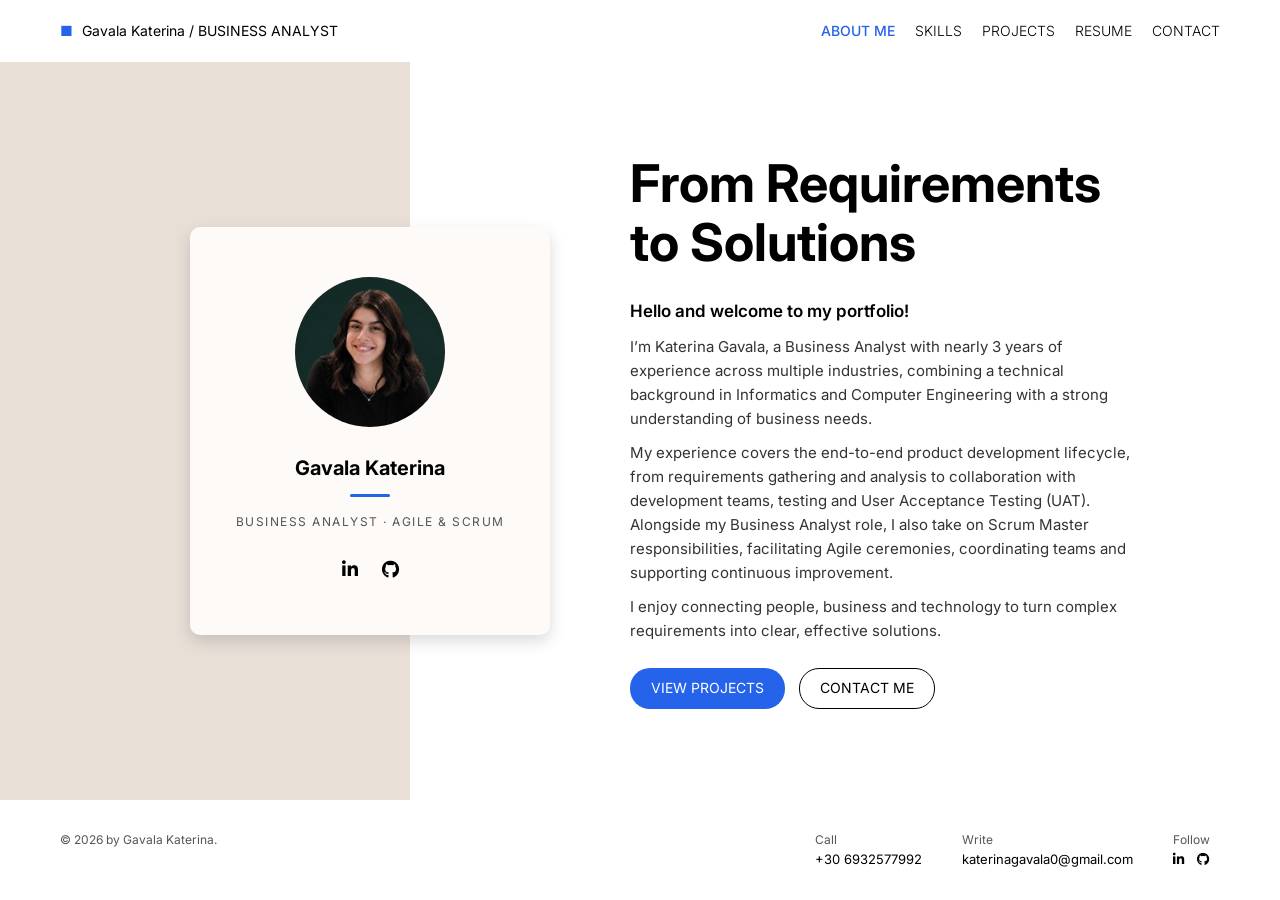
<file: index.html>
<!DOCTYPE html>
<html lang="en">
<head>
  <meta charset="UTF-8">
  <meta name="viewport" content="width=device-width, initial-scale=1.0">
  <title>Gavala Katerina - About Me</title>
  <link rel="preconnect" href="https://fonts.googleapis.com">
  <link rel="preconnect" href="https://fonts.gstatic.com" crossorigin>
  <link href="https://fonts.googleapis.com/css2?family=Inter:wght@300;400;500;600;700&display=swap" rel="stylesheet">
  <link href="https://cdnjs.cloudflare.com/ajax/libs/font-awesome/6.5.1/css/all.min.css" rel="stylesheet">
  <link rel="stylesheet" href="style.css">
</head>
<body>

  <!-- Header -->
  <header>
    <div class="logo">
      <span class="blue-dot">■</span>
      <span class="name">Gavala Katerina</span> / BUSINESS ANALYST
    </div>
    <nav>
      <a href="index.html" class="active" aria-current="page">ABOUT ME</a>
      <a href="skills.html">SKILLS</a>
      <a href="projects.html">PROJECTS</a>
      <a href="resume.html">RESUME</a>
      <a href="contact.html">CONTACT</a>
    </nav>
  </header>

  <!-- Main section -->
  <main>
    <div class="card">
      <img src="profile.jpg" alt="Katerina Gavala" class="profile-img">
      <h3>Gavala Katerina</h3>
      <div class="divider"></div>
      <p class="subtitle">BUSINESS ANALYST · AGILE &amp; SCRUM</p>
      <div class="socials">
        <a href="https://www.linkedin.com/in/katerina-gavala/?originalSubdomain=gr" target="_blank" rel="noopener" aria-label="LinkedIn"><i class="fa-brands fa-linkedin-in"></i></a>
        <a href="https://github.com/KaterinaGavala" target="_blank" rel="noopener" aria-label="GitHub"><i class="fa-brands fa-github"></i></a>
      </div>
    </div>

    <div class="intro">
      <h1>From Requirements<br>to Solutions</h1>
      <div class="text">
        <p class="lead">Hello and welcome to my portfolio!</p>
        <p>I’m Katerina Gavala, a Business Analyst with nearly 3 years of experience across multiple industries, combining a technical background in Informatics and Computer Engineering with a strong understanding of business needs.</p>
        <p>My experience covers the end-to-end product development lifecycle, from requirements gathering and analysis to collaboration with development teams, testing and User Acceptance Testing (UAT). Alongside my Business Analyst role, I also take on Scrum Master responsibilities, facilitating Agile ceremonies, coordinating teams and supporting continuous improvement.</p>
        <p>I enjoy connecting people, business and technology to turn complex requirements into clear, effective solutions.</p>
      </div>
      <div class="buttons">
        <a href="projects.html" class="btn blue">VIEW PROJECTS</a>
        <a href="contact.html" class="btn outline">CONTACT ME</a>
      </div>
    </div>
  </main>

  <!-- Footer -->
  <footer>
    <p>© 2026 by Gavala Katerina.</p>
    <div class="contact">
      <div>Call<br><a href="tel:+306932577992">+30 6932577992</a></div>
      <div>Write<br><a href="mailto:katerinagavala0@gmail.com">katerinagavala0@gmail.com</a></div>
      <div>Follow<br>
        <span class="footer-socials">
          <a href="https://www.linkedin.com/in/katerina-gavala/?originalSubdomain=gr" target="_blank" rel="noopener" aria-label="LinkedIn"><i class="fa-brands fa-linkedin-in"></i></a>
          <a href="https://github.com/KaterinaGavala" target="_blank" rel="noopener" aria-label="GitHub"><i class="fa-brands fa-github"></i></a>
        </span>
      </div>
    </div>
  </footer>

</body>
</html>
</file>
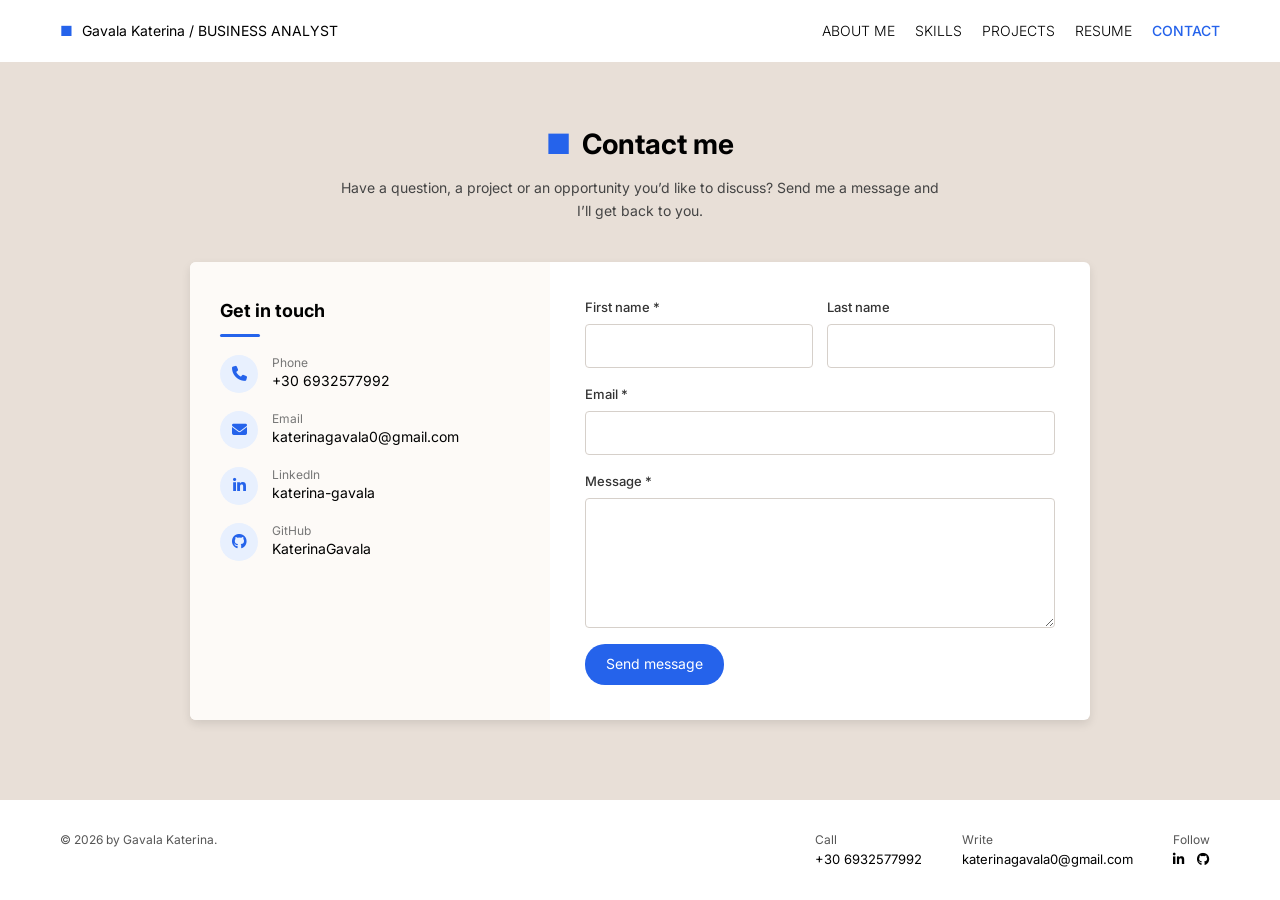
<file: contact.html>
<!DOCTYPE html>
<html lang="en">
<head>
  <meta charset="UTF-8">
  <meta name="viewport" content="width=device-width, initial-scale=1.0">
  <title>Gavala Katerina - Contact</title>
  <link rel="preconnect" href="https://fonts.googleapis.com">
  <link rel="preconnect" href="https://fonts.gstatic.com" crossorigin>
  <link href="https://fonts.googleapis.com/css2?family=Inter:wght@300;400;500;600;700&display=swap" rel="stylesheet">
  <link href="https://cdnjs.cloudflare.com/ajax/libs/font-awesome/6.5.1/css/all.min.css" rel="stylesheet">
  <link rel="stylesheet" href="style.css">
</head>
<body>

  <!-- Header -->
  <header>
    <div class="logo">
      <span class="blue-dot">■</span>
      <span class="name">Gavala Katerina</span> / BUSINESS ANALYST
    </div>
    <nav>
      <a href="index.html">ABOUT ME</a>
      <a href="skills.html">SKILLS</a>
      <a href="projects.html">PROJECTS</a>
      <a href="resume.html">RESUME</a>
      <a href="contact.html" class="active" aria-current="page">CONTACT</a>
    </nav>
  </header>

  <!-- Contact Section -->
  <section class="contact-section">
    <h2><span class="blue-dot">■</span> Contact me</h2>
    <p class="subtitle">
      Have a question, a project or an opportunity you’d like to discuss? Send me a message and I’ll get back to you.
    </p>

    <div class="contact-card">
      <!-- Left: Info -->
      <div class="contact-info">
        <h3>Get in touch</h3>

        <a class="contact-item" href="tel:+306932577992">
          <span class="contact-icon"><i class="fa-solid fa-phone"></i></span>
          <span><span class="contact-label">Phone</span>+30 6932577992</span>
        </a>

        <a class="contact-item" href="mailto:katerinagavala0@gmail.com">
          <span class="contact-icon"><i class="fa-solid fa-envelope"></i></span>
          <span><span class="contact-label">Email</span>katerinagavala0@gmail.com</span>
        </a>

        <a class="contact-item" href="https://www.linkedin.com/in/katerina-gavala/?originalSubdomain=gr" target="_blank" rel="noopener">
          <span class="contact-icon"><i class="fa-brands fa-linkedin-in"></i></span>
          <span><span class="contact-label">LinkedIn</span>katerina-gavala</span>
        </a>

        <a class="contact-item" href="https://github.com/KaterinaGavala" target="_blank" rel="noopener">
          <span class="contact-icon"><i class="fa-brands fa-github"></i></span>
          <span><span class="contact-label">GitHub</span>KaterinaGavala</span>
        </a>
      </div>

      <!-- Right: Form -->
      <div class="contact-form">
        <form id="contactForm">
          <!-- Settings for formsubmit.co -->
          <input type="hidden" name="_subject" value="New message from your portfolio">
          <input type="hidden" name="_template" value="table">
          <input type="text" name="_honey" class="hidden-field" tabindex="-1" autocomplete="off" aria-hidden="true">

          <div class="form-row">
            <label>First name *
              <input type="text" name="firstName" autocomplete="given-name" required>
            </label>
            <label>Last name
              <input type="text" name="lastName" autocomplete="family-name">
            </label>
          </div>
          <label>Email *
            <input type="email" name="email" autocomplete="email" required>
          </label>
          <label>Message *
            <textarea name="message" required></textarea>
          </label>

          <button type="submit" class="btn blue">Send message</button>
        </form>
      </div>
    </div>
  </section>

  <!-- Pop-up -->
  <div id="formPopup" class="popup" role="dialog" aria-modal="true" aria-labelledby="popupMessage">
    <div class="popup-content">
      <p id="popupMessage"></p>
      <button type="button" id="closePopup" class="btn blue">Close</button>
    </div>
  </div>

  <!-- Footer -->
  <footer>
    <p>© 2026 by Gavala Katerina.</p>
    <div class="contact">
      <div>Call<br><a href="tel:+306932577992">+30 6932577992</a></div>
      <div>Write<br><a href="mailto:katerinagavala0@gmail.com">katerinagavala0@gmail.com</a></div>
      <div>Follow<br>
        <span class="footer-socials">
          <a href="https://www.linkedin.com/in/katerina-gavala/?originalSubdomain=gr" target="_blank" rel="noopener" aria-label="LinkedIn"><i class="fa-brands fa-linkedin-in"></i></a>
          <a href="https://github.com/KaterinaGavala" target="_blank" rel="noopener" aria-label="GitHub"><i class="fa-brands fa-github"></i></a>
        </span>
      </div>
    </div>
  </footer>

  <script>
    const form = document.getElementById("contactForm");
    const submitBtn = form.querySelector('button[type="submit"]');
    const popup = document.getElementById("formPopup");
    const popupBox = popup.querySelector(".popup-content");
    const popupMessage = document.getElementById("popupMessage");
    const closeBtn = document.getElementById("closePopup");

    function openPopup(message, isError) {
      popupMessage.textContent = message;
      popupBox.classList.toggle("error", isError);
      popup.classList.add("open");
      closeBtn.focus();
    }

    function closePopup() {
      popup.classList.remove("open");
      submitBtn.focus();
    }

    form.addEventListener("submit", async function (e) {
      e.preventDefault();

      submitBtn.disabled = true;
      submitBtn.textContent = "Sending…";

      try {
        // Opened straight from the computer (file://)? The form service refuses that.
        if (location.protocol === "file:") {
          throw new Error("The form only works on the live website, not when the file is opened from your computer.");
        }

        const response = await fetch("https://formsubmit.co/ajax/katerinagavala0@gmail.com", {
          method: "POST",
          headers: { "Content-Type": "application/json", "Accept": "application/json" },
          body: JSON.stringify(Object.fromEntries(new FormData(form)))
        });
        const result = await response.json().catch(() => ({}));

        // Only report success when the service confirms it
        if (response.ok && String(result.success) === "true") {
          form.reset();
          openPopup("✅ Thank you! Your message has been sent.", false);
        } else {
          throw new Error(result.message || "Status " + response.status);
        }
      } catch (err) {
        console.error("Form submit error:", err);
        // Show the real reason under the message, so it's easy to see what went wrong
        openPopup("Your message wasn’t sent. Please try again, or email me directly at katerinagavala0@gmail.com.\n\nReason: " + err.message, true);
      } finally {
        submitBtn.disabled = false;
        submitBtn.textContent = "Send message";
      }
    });

    closeBtn.addEventListener("click", closePopup);

    // Close when clicking the dark backdrop
    popup.addEventListener("click", function (e) {
      if (e.target === popup) closePopup();
    });

    // Close with the Escape key
    document.addEventListener("keydown", function (e) {
      if (e.key === "Escape" && popup.classList.contains("open")) closePopup();
    });
  </script>

</body>
</html>
</file>
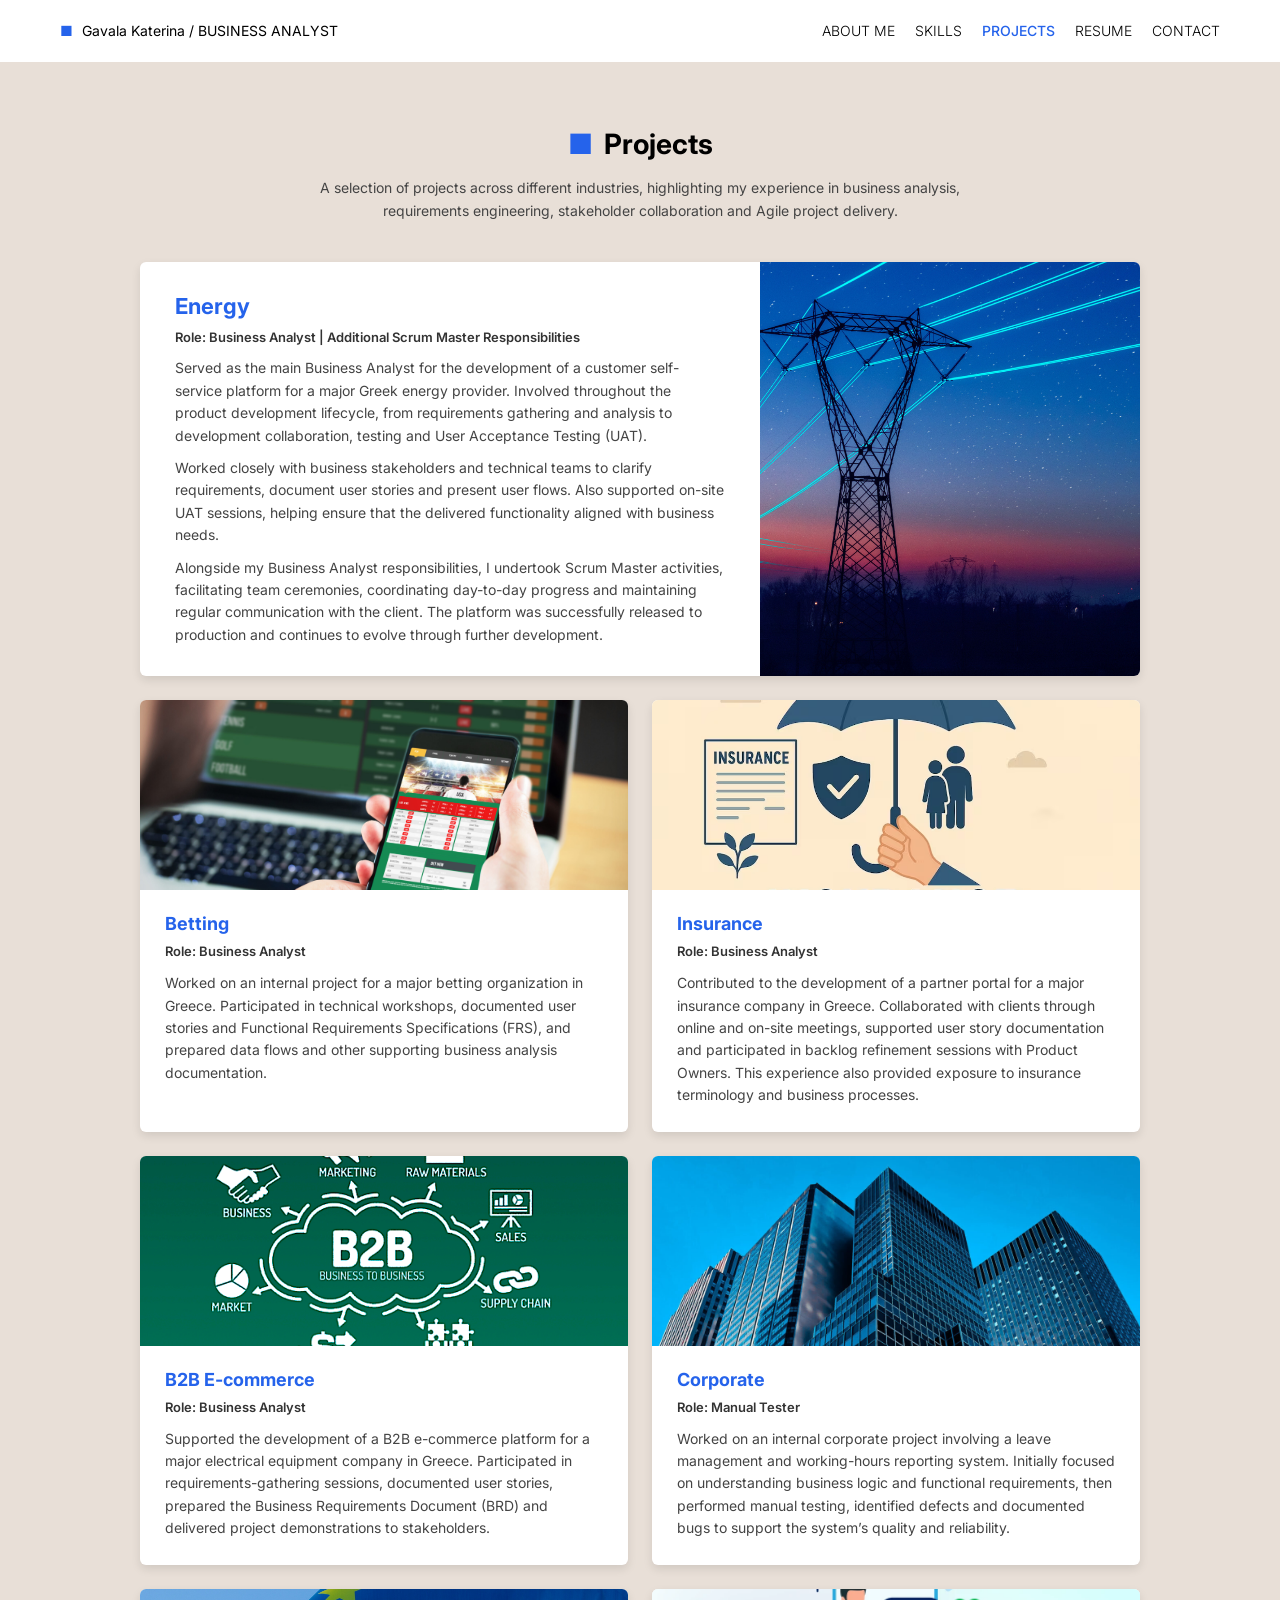
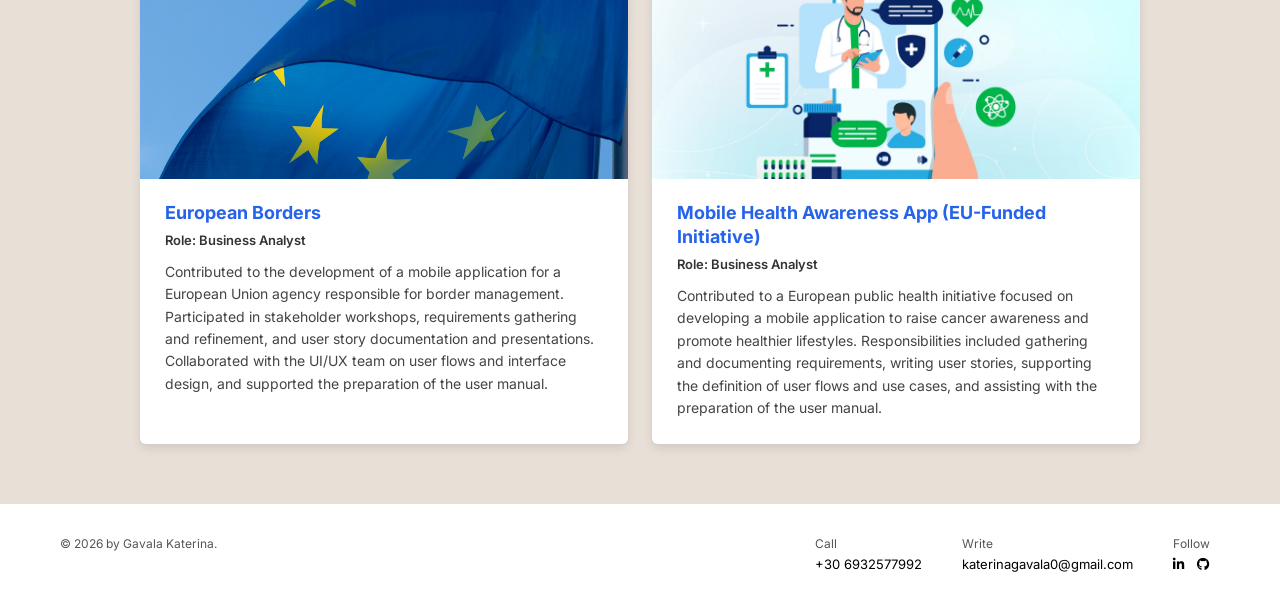
<file: projects.html>
<!DOCTYPE html>
<html lang="en">
<head>
  <meta charset="UTF-8">
  <meta name="viewport" content="width=device-width, initial-scale=1.0">
  <title>Gavala Katerina - Projects</title>
  <link rel="preconnect" href="https://fonts.googleapis.com">
  <link rel="preconnect" href="https://fonts.gstatic.com" crossorigin>
  <link href="https://fonts.googleapis.com/css2?family=Inter:wght@300;400;500;600;700&display=swap" rel="stylesheet">
  <link href="https://cdnjs.cloudflare.com/ajax/libs/font-awesome/6.5.1/css/all.min.css" rel="stylesheet">
  <link rel="stylesheet" href="style.css">
</head>
<body>

  <!-- Header -->
  <header>
    <div class="logo">
      <span class="blue-dot">■</span>
      <span class="name">Gavala Katerina</span> / BUSINESS ANALYST
    </div>
    <nav>
      <a href="index.html">ABOUT ME</a>
      <a href="skills.html">SKILLS</a>
      <a href="projects.html" class="active" aria-current="page">PROJECTS</a>
      <a href="resume.html">RESUME</a>
      <a href="contact.html">CONTACT</a>
    </nav>
  </header>

  <!-- Projects Section -->
  <section class="projects-section">
    <h2><span class="blue-dot">■</span> Projects</h2>
    <p class="subtitle">
      A selection of projects across different industries, highlighting my experience in business analysis, requirements engineering, stakeholder collaboration and Agile project delivery.
    </p>

    <div class="projects-grid">
      <!-- Project 1 -->
      <div class="project-card featured">
        <div class="project-img">
          <img src="energy.jpg" alt="Electricity pylons at dusk" loading="lazy">
        </div>
        <div class="project-text">
          <h3>Energy</h3>
          <p class="role">Role: Business Analyst | Additional Scrum Master Responsibilities</p>
          <p class="desc">Served as the main Business Analyst for the development of a customer self-service platform for a major Greek energy provider. Involved throughout the product development lifecycle, from requirements gathering and analysis to development collaboration, testing and User Acceptance Testing (UAT).</p>
          <p class="desc">Worked closely with business stakeholders and technical teams to clarify requirements, document user stories and present user flows. Also supported on-site UAT sessions, helping ensure that the delivered functionality aligned with business needs.</p>
          <p class="desc">Alongside my Business Analyst responsibilities, I undertook Scrum Master activities, facilitating team ceremonies, coordinating day-to-day progress and maintaining regular communication with the client. The platform was successfully released to production and continues to evolve through further development.</p>
        </div>
      </div>

      <!-- Project 2 -->
      <div class="project-card">
        <div class="project-img">
          <img src="betting.jpg" alt="Sports betting app on a phone and laptop" loading="lazy">
        </div>
        <div class="project-text">
          <h3>Betting</h3>
          <p class="role">Role: Business Analyst</p>
          <p class="desc">Worked on an internal project for a major betting organization in Greece. Participated in technical workshops, documented user stories and Functional Requirements Specifications (FRS), and prepared data flows and other supporting business analysis documentation.</p>
        </div>
      </div>

      <!-- Project 3 -->
      <div class="project-card">
        <div class="project-img">
          <img src="insurance.jpg" alt="Insurance partner portal" loading="lazy">
        </div>
        <div class="project-text">
          <h3>Insurance</h3>
          <p class="role">Role: Business Analyst</p>
          <p class="desc">Contributed to the development of a partner portal for a major insurance company in Greece. Collaborated with clients through online and on-site meetings, supported user story documentation and participated in backlog refinement sessions with Product Owners. This experience also provided exposure to insurance terminology and business processes.</p>
        </div>
      </div>

      <!-- Project 4 -->
      <div class="project-card">
        <div class="project-img">
          <img src="B2Becommerce.jpg" alt="B2B business-to-business diagram" loading="lazy">
        </div>
        <div class="project-text">
          <h3>B2B E-commerce</h3>
          <p class="role">Role: Business Analyst</p>
          <p class="desc">Supported the development of a B2B e-commerce platform for a major electrical equipment company in Greece. Participated in requirements-gathering sessions, documented user stories, prepared the Business Requirements Document (BRD) and delivered project demonstrations to stakeholders.</p>
        </div>
      </div>

      <!-- Project 5 -->
      <div class="project-card">
        <div class="project-img">
          <img src="company.jpg" alt="Corporate office buildings" loading="lazy">
        </div>
        <div class="project-text">
          <h3>Corporate</h3>
          <p class="role">Role: Manual Tester</p>
          <p class="desc">Worked on an internal corporate project involving a leave management and working-hours reporting system. Initially focused on understanding business logic and functional requirements, then performed manual testing, identified defects and documented bugs to support the system’s quality and reliability.</p>
        </div>
      </div>

      <!-- Project 6 -->
      <div class="project-card">
        <div class="project-img">
          <img src="europe.jpg" alt="European Union flag" loading="lazy">
        </div>
        <div class="project-text">
          <h3>European Borders</h3>
          <p class="role">Role: Business Analyst</p>
          <p class="desc">Contributed to the development of a mobile application for a European Union agency responsible for border management. Participated in stakeholder workshops, requirements gathering and refinement, and user story documentation and presentations. Collaborated with the UI/UX team on user flows and interface design, and supported the preparation of the user manual.</p>
        </div>
      </div>

      <!-- Project 7 -->
      <div class="project-card">
        <div class="project-img">
          <img src="healthcare-mobile-app.jpg" alt="Illustration of a healthcare mobile app" loading="lazy">
        </div>
        <div class="project-text">
          <h3>Mobile Health Awareness App (EU-Funded Initiative)</h3>
          <p class="role">Role: Business Analyst</p>
          <p class="desc">Contributed to a European public health initiative focused on developing a mobile application to raise cancer awareness and promote healthier lifestyles. Responsibilities included gathering and documenting requirements, writing user stories, supporting the definition of user flows and use cases, and assisting with the preparation of the user manual.</p>
        </div>
      </div>
    </div>
  </section>

  <!-- Footer -->
  <footer>
    <p>© 2026 by Gavala Katerina.</p>
    <div class="contact">
      <div>Call<br><a href="tel:+306932577992">+30 6932577992</a></div>
      <div>Write<br><a href="mailto:katerinagavala0@gmail.com">katerinagavala0@gmail.com</a></div>
      <div>Follow<br>
        <span class="footer-socials">
          <a href="https://www.linkedin.com/in/katerina-gavala/?originalSubdomain=gr" target="_blank" rel="noopener" aria-label="LinkedIn"><i class="fa-brands fa-linkedin-in"></i></a>
          <a href="https://github.com/KaterinaGavala" target="_blank" rel="noopener" aria-label="GitHub"><i class="fa-brands fa-github"></i></a>
        </span>
      </div>
    </div>
  </footer>

</body>
</html>
</file>
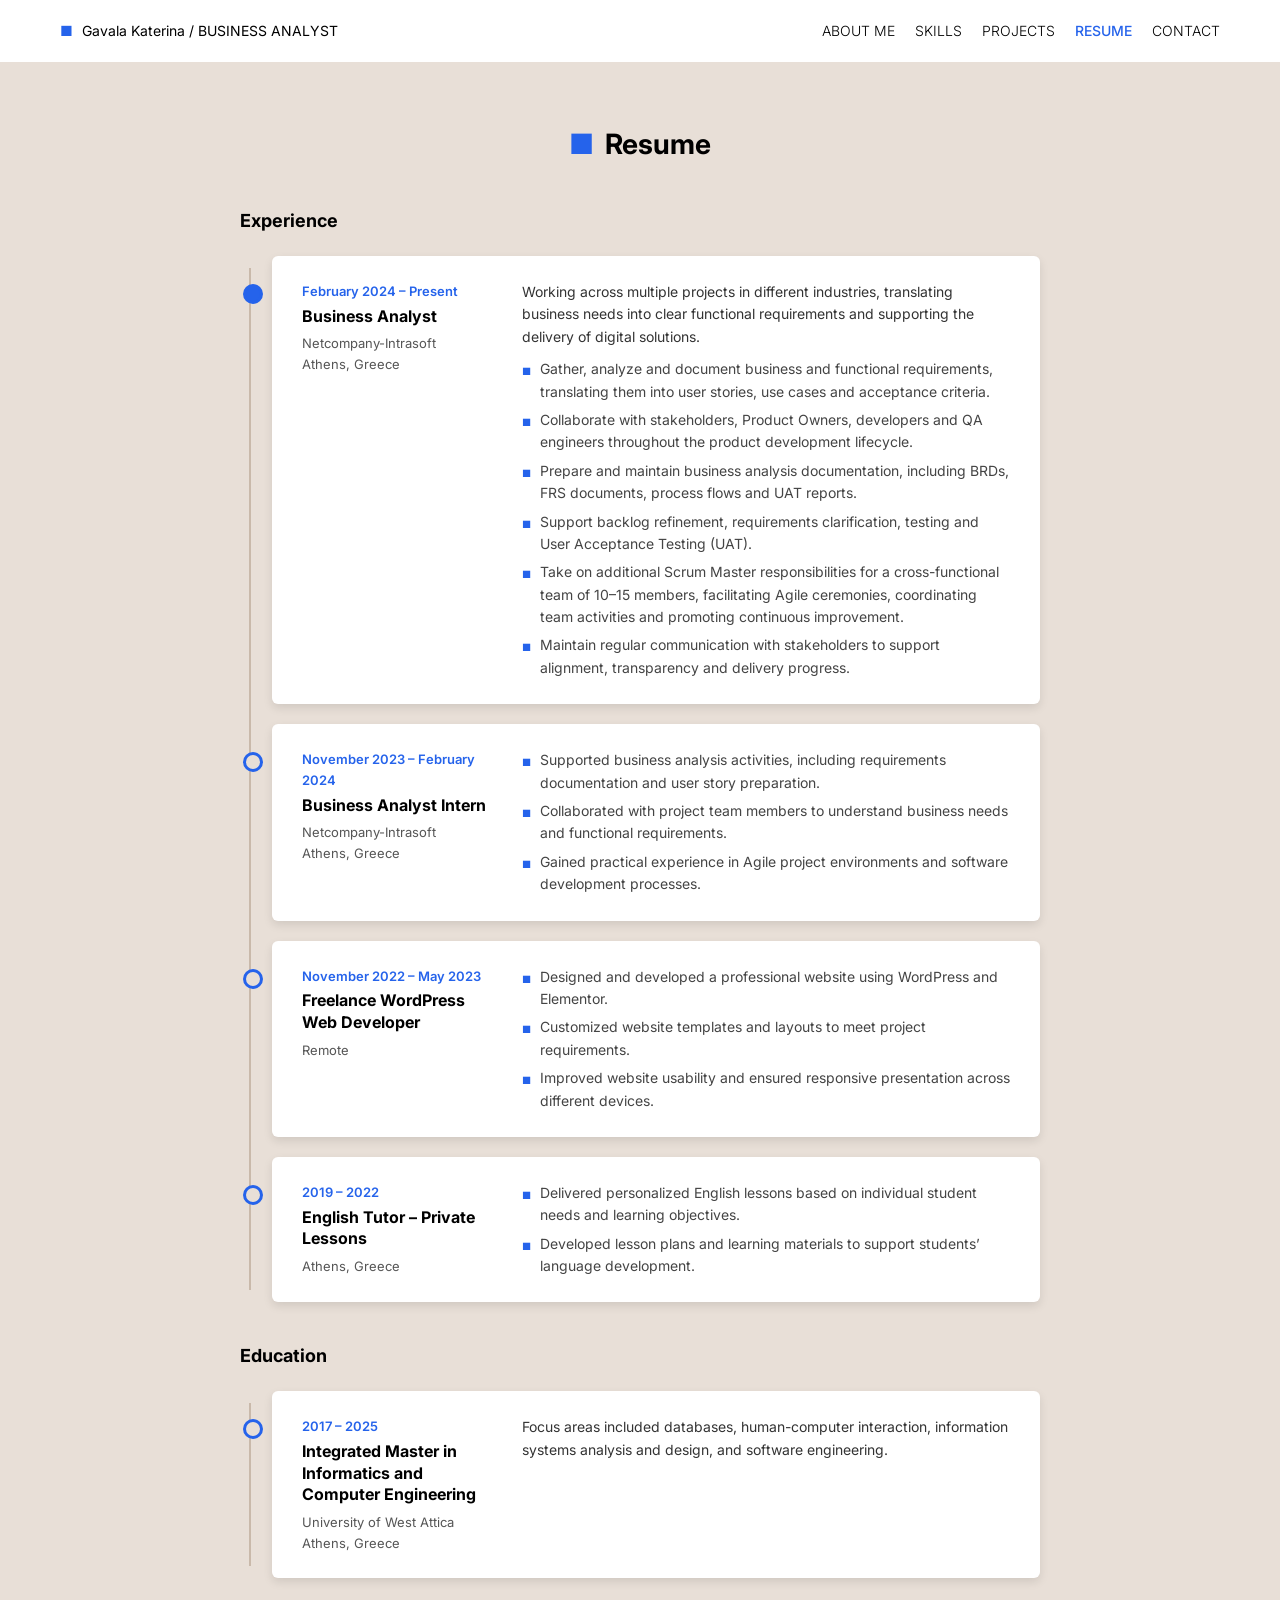
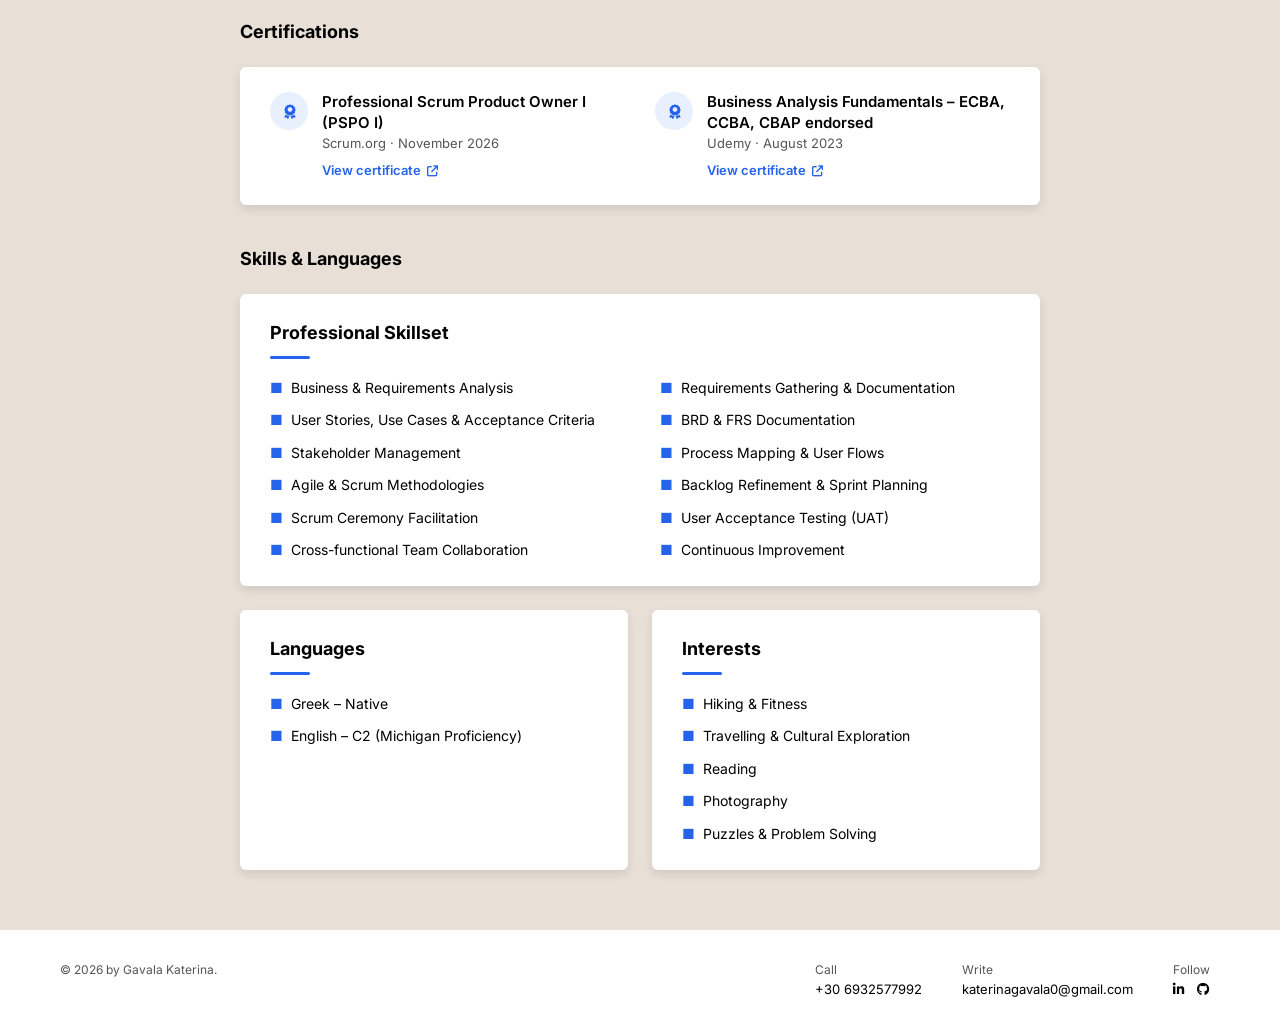
<file: resume.html>
<!DOCTYPE html>
<html lang="en">
<head>
  <meta charset="UTF-8">
  <meta name="viewport" content="width=device-width, initial-scale=1.0">
  <title>Gavala Katerina - Resume</title>
  <link rel="preconnect" href="https://fonts.googleapis.com">
  <link rel="preconnect" href="https://fonts.gstatic.com" crossorigin>
  <link href="https://fonts.googleapis.com/css2?family=Inter:wght@300;400;500;600;700&display=swap" rel="stylesheet">
  <link href="https://cdnjs.cloudflare.com/ajax/libs/font-awesome/6.5.1/css/all.min.css" rel="stylesheet">
  <link rel="stylesheet" href="style.css">
</head>
<body>

  <!-- Header -->
  <header>
    <div class="logo">
      <span class="blue-dot">■</span>
      <span class="name">Gavala Katerina</span> / BUSINESS ANALYST
    </div>
    <nav>
      <a href="index.html">ABOUT ME</a>
      <a href="skills.html">SKILLS</a>
      <a href="projects.html">PROJECTS</a>
      <a href="resume.html" class="active" aria-current="page">RESUME</a>
      <a href="contact.html">CONTACT</a>
    </nav>
  </header>

  <!-- Resume Section -->
  <section class="resume-section">
    <h2><span class="blue-dot">■</span> Resume</h2>

    <!-- Experience -->
    <h3 class="section-title">Experience</h3>

    <div class="timeline">
      <div class="resume-card current">
        <div class="resume-left">
          <p class="date">February 2024 – Present</p>
          <p class="role">Business Analyst</p>
          <p class="company">Netcompany-Intrasoft<br>Athens, Greece</p>
        </div>
        <div class="resume-right">
            <p class="resume-summary">Working across multiple projects in different industries, translating business needs into clear functional requirements and supporting the delivery of digital solutions.</p>
            <ul class="resume-bullets">
              <li>Gather, analyze and document business and functional requirements, translating them into user stories, use cases and acceptance criteria.</li>
              <li>Collaborate with stakeholders, Product Owners, developers and QA engineers throughout the product development lifecycle.</li>
              <li>Prepare and maintain business analysis documentation, including BRDs, FRS documents, process flows and UAT reports.</li>
              <li>Support backlog refinement, requirements clarification, testing and User Acceptance Testing (UAT).</li>
              <li>Take on additional Scrum Master responsibilities for a cross-functional team of 10–15 members, facilitating Agile ceremonies, coordinating team activities and promoting continuous improvement.</li>
              <li>Maintain regular communication with stakeholders to support alignment, transparency and delivery progress.</li>
            </ul>
        </div>
      </div>

      <div class="resume-card">
        <div class="resume-left">
          <p class="date">November 2023 – February 2024</p>
          <p class="role">Business Analyst Intern</p>
          <p class="company">Netcompany-Intrasoft<br>Athens, Greece</p>
        </div>
        <div class="resume-right">
            <ul class="resume-bullets">
              <li>Supported business analysis activities, including requirements documentation and user story preparation.</li>
              <li>Collaborated with project team members to understand business needs and functional requirements.</li>
              <li>Gained practical experience in Agile project environments and software development processes.</li>
            </ul>
        </div>
      </div>

      <div class="resume-card">
        <div class="resume-left">
          <p class="date">November 2022 – May 2023</p>
          <p class="role">Freelance WordPress Web Developer</p>
          <p class="company">Remote</p>
        </div>
        <div class="resume-right">
            <ul class="resume-bullets">
              <li>Designed and developed a professional website using WordPress and Elementor.</li>
              <li>Customized website templates and layouts to meet project requirements.</li>
              <li>Improved website usability and ensured responsive presentation across different devices.</li>
            </ul>
        </div>
      </div>

      <div class="resume-card">
        <div class="resume-left">
          <p class="date">2019 – 2022</p>
          <p class="role">English Tutor – Private Lessons</p>
          <p class="company">Athens, Greece</p>
        </div>
        <div class="resume-right">
            <ul class="resume-bullets">
              <li>Delivered personalized English lessons based on individual student needs and learning objectives.</li>
              <li>Developed lesson plans and learning materials to support students’ language development.</li>
            </ul>
        </div>
      </div>
    </div>

    <!-- Education -->
    <h3 class="section-title">Education</h3>

    <div class="timeline">
      <div class="resume-card">
        <div class="resume-left">
          <p class="date">2017 – 2025</p>
          <p class="role">Integrated Master in Informatics and Computer Engineering</p>
          <p class="company">University of West Attica<br>Athens, Greece</p>
        </div>
        <div class="resume-right">
            <p class="resume-summary">Focus areas included databases, human-computer interaction, information systems analysis and design, and software engineering.</p>
        </div>
      </div>
    </div>

    <!-- Certifications -->
    <h3 class="section-title">Certifications</h3>
    <div class="cert-card">
      <div class="cert-item">
        <span class="contact-icon"><i class="fa-solid fa-award"></i></span>
        <div>
          <p class="cert-name">Professional Scrum Product Owner I (PSPO I)</p>
          <p class="cert-issuer">Scrum.org · November 2026</p>
          <p class="cert-links">
            <a class="cert-link" href="PSPO-I-Certificate.pdf" target="_blank" rel="noopener">View certificate <i class="fa-solid fa-arrow-up-right-from-square"></i></a>
          </p>
        </div>
      </div>
      <div class="cert-item">
        <span class="contact-icon"><i class="fa-solid fa-award"></i></span>
        <div>
          <p class="cert-name">Business Analysis Fundamentals – ECBA, CCBA, CBAP endorsed</p>
          <p class="cert-issuer">Udemy · August 2023</p>
          <p class="cert-links">
            <a class="cert-link" href="https://ude.my/UC-65a63398-e424-4acd-851c-e1cd80598388" target="_blank" rel="noopener">View certificate <i class="fa-solid fa-arrow-up-right-from-square"></i></a>
          </p>
        </div>
      </div>
    </div>

    <h3 class="section-title">Skills &amp; Languages</h3>
    <div class="skills-grid">
      <div class="skill-card wide">
        <h3>Professional Skillset</h3>
        <ul>
          <li><span class="blue-dot">■</span> Business &amp; Requirements Analysis</li>
          <li><span class="blue-dot">■</span> Requirements Gathering &amp; Documentation</li>
          <li><span class="blue-dot">■</span> User Stories, Use Cases &amp; Acceptance Criteria</li>
          <li><span class="blue-dot">■</span> BRD &amp; FRS Documentation</li>
          <li><span class="blue-dot">■</span> Stakeholder Management</li>
          <li><span class="blue-dot">■</span> Process Mapping &amp; User Flows</li>
          <li><span class="blue-dot">■</span> Agile &amp; Scrum Methodologies</li>
          <li><span class="blue-dot">■</span> Backlog Refinement &amp; Sprint Planning</li>
          <li><span class="blue-dot">■</span> Scrum Ceremony Facilitation</li>
          <li><span class="blue-dot">■</span> User Acceptance Testing (UAT)</li>
          <li><span class="blue-dot">■</span> Cross-functional Team Collaboration</li>
          <li><span class="blue-dot">■</span> Continuous Improvement</li>
        </ul>
      </div>

      <div class="skill-card">
        <h3>Languages</h3>
        <ul>
          <li><span class="blue-dot">■</span> Greek – Native</li>
          <li><span class="blue-dot">■</span> English – C2 (Michigan Proficiency)</li>
        </ul>
      </div>

      <div class="skill-card">
        <h3>Interests</h3>
        <ul>
          <li><span class="blue-dot">■</span> Hiking &amp; Fitness</li>
          <li><span class="blue-dot">■</span> Travelling &amp; Cultural Exploration</li>
          <li><span class="blue-dot">■</span> Reading</li>
          <li><span class="blue-dot">■</span> Photography</li>
          <li><span class="blue-dot">■</span> Puzzles &amp; Problem Solving</li>
        </ul>
      </div>
    </div>
  </section>

  <!-- Footer -->
  <footer>
    <p>© 2026 by Gavala Katerina.</p>
    <div class="contact">
      <div>Call<br><a href="tel:+306932577992">+30 6932577992</a></div>
      <div>Write<br><a href="mailto:katerinagavala0@gmail.com">katerinagavala0@gmail.com</a></div>
      <div>Follow<br>
        <span class="footer-socials">
          <a href="https://www.linkedin.com/in/katerina-gavala/?originalSubdomain=gr" target="_blank" rel="noopener" aria-label="LinkedIn"><i class="fa-brands fa-linkedin-in"></i></a>
          <a href="https://github.com/KaterinaGavala" target="_blank" rel="noopener" aria-label="GitHub"><i class="fa-brands fa-github"></i></a>
        </span>
      </div>
    </div>
  </footer>

</body>
</html>
</file>
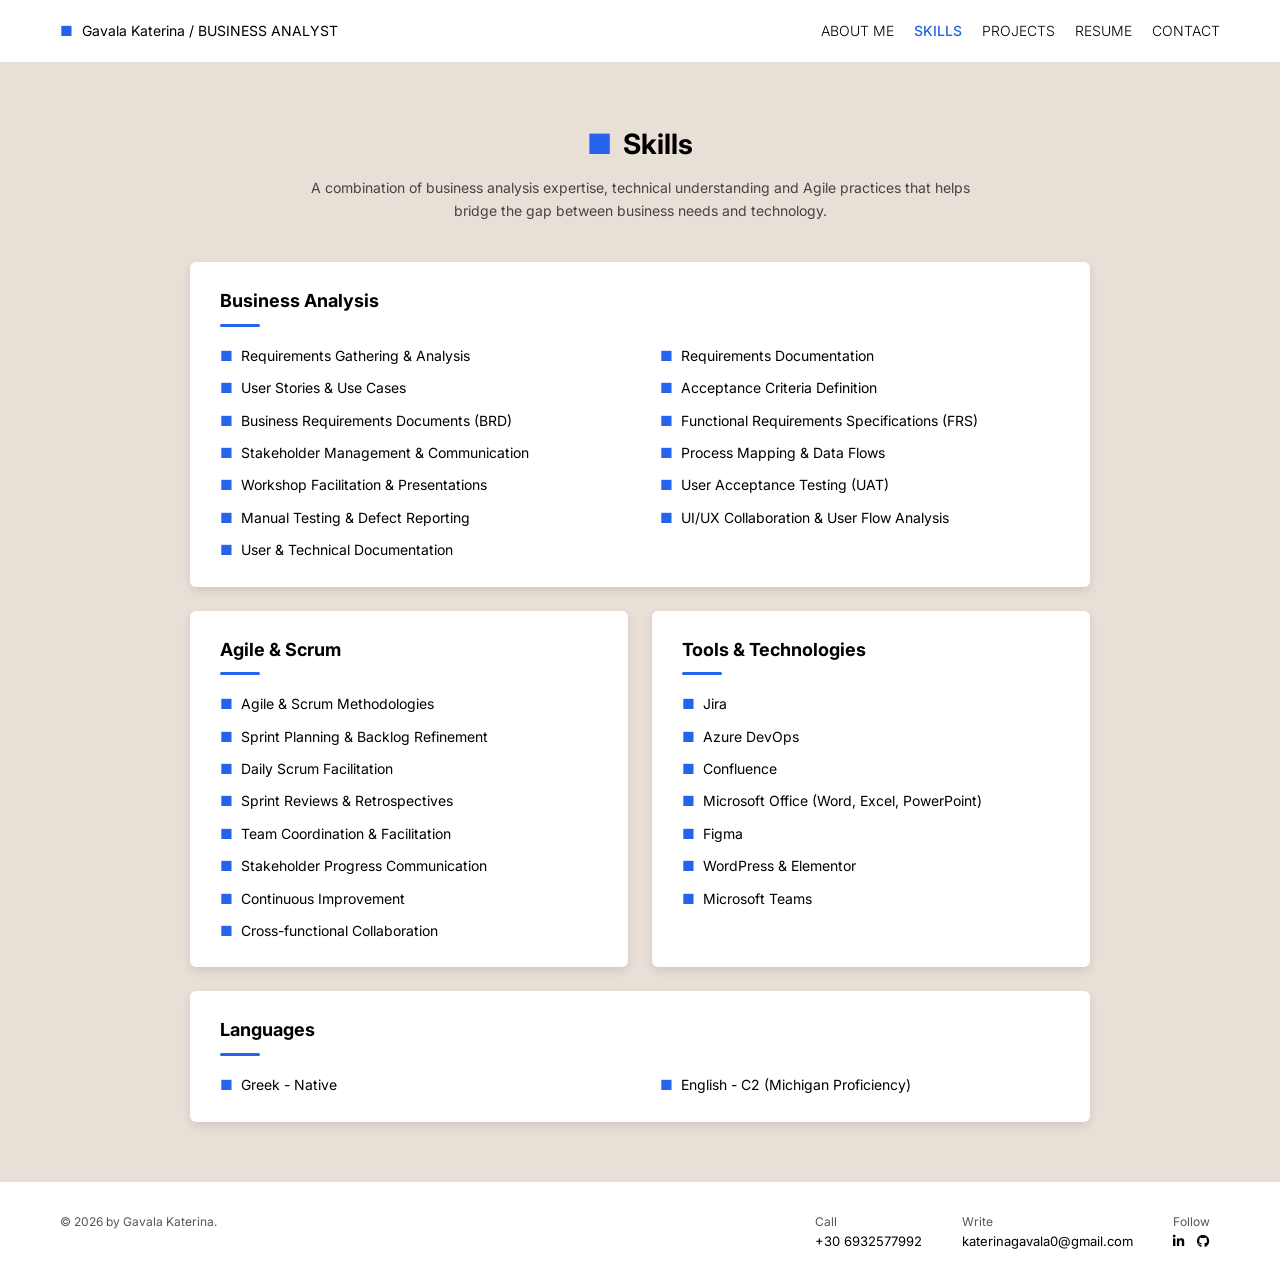
<file: skills.html>
<!DOCTYPE html>
<html lang="en">
<head>
  <meta charset="UTF-8">
  <meta name="viewport" content="width=device-width, initial-scale=1.0">
  <title>Gavala Katerina - Skills</title>
  <link rel="preconnect" href="https://fonts.googleapis.com">
  <link rel="preconnect" href="https://fonts.gstatic.com" crossorigin>
  <link href="https://fonts.googleapis.com/css2?family=Inter:wght@300;400;500;600;700&display=swap" rel="stylesheet">
  <link href="https://cdnjs.cloudflare.com/ajax/libs/font-awesome/6.5.1/css/all.min.css" rel="stylesheet">
  <link rel="stylesheet" href="style.css">
</head>
<body>

  <!-- Header -->
  <header>
    <div class="logo">
      <span class="blue-dot">■</span>
      <span class="name">Gavala Katerina</span> / BUSINESS ANALYST
    </div>
    <nav>
      <a href="index.html">ABOUT ME</a>
      <a href="skills.html" class="active" aria-current="page">SKILLS</a>
      <a href="projects.html">PROJECTS</a>
      <a href="resume.html">RESUME</a>
      <a href="contact.html">CONTACT</a>
    </nav>
  </header>

  <!-- Skills Section -->
  <section class="skills-section">
    <h2><span class="blue-dot">■</span> Skills</h2>
    <p class="subtitle">
      A combination of business analysis expertise, technical understanding and Agile practices that helps bridge the gap between business needs and technology.
    </p>

    <div class="skills-grid">
      <div class="skill-card wide">
        <h3>Business Analysis</h3>
        <ul>
          <li><span class="blue-dot">■</span> Requirements Gathering &amp; Analysis</li>
          <li><span class="blue-dot">■</span> Requirements Documentation</li>
          <li><span class="blue-dot">■</span> User Stories &amp; Use Cases</li>
          <li><span class="blue-dot">■</span> Acceptance Criteria Definition</li>
          <li><span class="blue-dot">■</span> Business Requirements Documents (BRD)</li>
          <li><span class="blue-dot">■</span> Functional Requirements Specifications (FRS)</li>
          <li><span class="blue-dot">■</span> Stakeholder Management &amp; Communication</li>
          <li><span class="blue-dot">■</span> Process Mapping &amp; Data Flows</li>
          <li><span class="blue-dot">■</span> Workshop Facilitation &amp; Presentations</li>
          <li><span class="blue-dot">■</span> User Acceptance Testing (UAT)</li>
          <li><span class="blue-dot">■</span> Manual Testing &amp; Defect Reporting</li>
          <li><span class="blue-dot">■</span> UI/UX Collaboration &amp; User Flow Analysis</li>
          <li><span class="blue-dot">■</span> User &amp; Technical Documentation</li>
        </ul>
      </div>

      <div class="skill-card">
        <h3>Agile &amp; Scrum</h3>
        <ul>
          <li><span class="blue-dot">■</span> Agile &amp; Scrum Methodologies</li>
          <li><span class="blue-dot">■</span> Sprint Planning &amp; Backlog Refinement</li>
          <li><span class="blue-dot">■</span> Daily Scrum Facilitation</li>
          <li><span class="blue-dot">■</span> Sprint Reviews &amp; Retrospectives</li>
          <li><span class="blue-dot">■</span> Team Coordination &amp; Facilitation</li>
          <li><span class="blue-dot">■</span> Stakeholder Progress Communication</li>
          <li><span class="blue-dot">■</span> Continuous Improvement</li>
          <li><span class="blue-dot">■</span> Cross-functional Collaboration</li>
        </ul>
      </div>

      <div class="skill-card">
        <h3>Tools &amp; Technologies</h3>
        <ul>
          <li><span class="blue-dot">■</span> Jira</li>
          <li><span class="blue-dot">■</span> Azure DevOps</li>
          <li><span class="blue-dot">■</span> Confluence</li>
          <li><span class="blue-dot">■</span> Microsoft Office (Word, Excel, PowerPoint)</li>
          <li><span class="blue-dot">■</span> Figma</li>
          <li><span class="blue-dot">■</span> WordPress &amp; Elementor</li>
          <li><span class="blue-dot">■</span> Microsoft Teams</li>
        </ul>
      </div>

      <div class="skill-card wide">
        <h3>Languages</h3>
        <ul>
          <li><span class="blue-dot">■</span> Greek - Native</li>
          <li><span class="blue-dot">■</span> English - C2 (Michigan Proficiency)</li>
        </ul>
      </div>
    </div>
  </section>

  <!-- Footer -->
  <footer>
    <p>© 2026 by Gavala Katerina.</p>
    <div class="contact">
      <div>Call<br><a href="tel:+306932577992">+30 6932577992</a></div>
      <div>Write<br><a href="mailto:katerinagavala0@gmail.com">katerinagavala0@gmail.com</a></div>
      <div>Follow<br>
        <span class="footer-socials">
          <a href="https://www.linkedin.com/in/katerina-gavala/?originalSubdomain=gr" target="_blank" rel="noopener" aria-label="LinkedIn"><i class="fa-brands fa-linkedin-in"></i></a>
          <a href="https://github.com/KaterinaGavala" target="_blank" rel="noopener" aria-label="GitHub"><i class="fa-brands fa-github"></i></a>
        </span>
      </div>
    </div>
  </footer>

</body>
</html>
</file>
<file: style.css>
/* ========== RESET ========== */
* {
  margin: 0;
  padding: 0;
  box-sizing: border-box;
}

body {
  font-family: 'Inter', sans-serif;
  background: #fff;
  color: #000;
  line-height: 1.6;
  min-height: 100vh;
  display: flex;
  flex-direction: column;
}

/* Form controls don't inherit fonts by default */
input,
textarea,
button {
  font: inherit;
}

img {
  max-width: 100%;
  display: block;
}

a:focus-visible,
button:focus-visible,
input:focus-visible,
textarea:focus-visible {
  outline: 2px solid #2563eb;
  outline-offset: 2px;
}

.blue-dot {
  color: #2563eb;
  font-weight: bold;
  margin-right: 5px;
}

/* ========== HEADER ========== */
header {
  display: flex;
  justify-content: space-between;
  align-items: center;
  flex-wrap: wrap;
  gap: 10px 20px;
  padding: 20px 60px;
  font-size: 14px;
}

header nav {
  display: flex;
  flex-wrap: wrap;
  gap: 20px;
}

header nav a {
  text-decoration: none;
  color: #000;
  font-weight: 300;
  transition: color 0.2s ease;
}

/* Hover changes colour only, so the menu doesn't jump */
header nav a:hover {
  color: #2563eb;
}

header nav a.active {
  color: #2563eb;
  font-weight: 500;
}

/* ========== BUTTONS ========== */
.btn {
  display: inline-block;
  padding: 8px 20px;
  border-radius: 20px;
  font-size: 14px;
  text-decoration: none;
  margin-right: 10px;
  transition: 0.3s;
  border: 1px solid transparent;
  cursor: pointer;
}

.btn.blue {
  background: #2563eb;
  color: #fff;
}

.btn.blue:hover {
  opacity: 0.85;
}

.btn.outline {
  border-color: #000;
  color: #000;
}

.btn.outline:hover {
  background: #000;
  color: #fff;
}

.btn:disabled {
  opacity: 0.6;
  cursor: not-allowed;
}

/* ========== ABOUT ME PAGE ========== */
main {
  flex: 1;
  display: flex;
  align-items: center;
  justify-content: center;
  gap: 80px;
  padding: 60px;
  position: relative;
}

/* Beige block on the left */
main::before {
  content: "";
  position: absolute;
  left: 0;
  top: 0;
  width: 32%;
  height: 100%;
  background: #e8dfd7;
  z-index: 0;
}

.card {
  position: relative;
  background: #fdfaf7;
  padding: 50px 30px;
  text-align: center;
  width: 360px;
  max-width: 100%;
  box-shadow: 0 6px 16px rgba(0,0,0,0.15);
  border-radius: 10px;
  z-index: 1;
  margin-left: 40px;
}

.card .profile-img {
  width: 150px;
  height: 150px;
  border-radius: 50%;
  object-fit: cover;
  margin: 0 auto 25px auto;
}

.card h3 {
  font-weight: 700;
  font-size: 20px;
  margin-bottom: 8px;
}

.card .divider {
  width: 40px;
  height: 3px;
  background: #2563eb;
  margin: 10px auto 15px auto;
  border-radius: 2px;
}

.card .subtitle {
  font-size: 12px;
  letter-spacing: 1.5px;
  color: #555;
  margin-bottom: 25px;
  white-space: nowrap; /* keep "BUSINESS ANALYST · AGILE & SCRUM" on one line */
}

.card .socials {
  margin-top: 15px;
}

.card .socials a {
  margin: 0 10px;
  font-size: 18px;
  color: #000;
  transition: color 0.3s ease;
}

.card .socials a:hover {
  color: #2563eb;
}

.intro {
  max-width: 500px;
  z-index: 1;
}

.intro h1 {
  font-size: 52px;
  font-weight: 700;
  margin-bottom: 25px;
  line-height: 1.15;
}

.buttons {
  margin-top: 25px;
}

.intro .text {
  font-size: 15px;
  color: #333;
}

.intro .text .lead {
  font-size: 17px;
  font-weight: 600;
  color: #000;
}

.intro .text p + p {
  margin-top: 10px;
}

/* ========== SHARED SECTION STYLES (Projects / Skills / Resume) ========== */
.projects-section,
.skills-section,
.resume-section {
  background: #e8dfd7;
  padding: 60px;
  text-align: center;
  flex: 1;
}

.projects-section h2,
.skills-section h2,
.resume-section h2 {
  font-size: 28px;
  font-weight: 700;
  margin-bottom: 10px;
}

.projects-section .subtitle,
.skills-section .subtitle {
  font-size: 14px;
  color: #444;
  max-width: 700px;
  margin: 0 auto 40px auto;
}


.section-title {
  text-align: left;
  font-size: 18px;
  font-weight: 700;
  margin: 40px auto 20px auto;
  max-width: 800px;
}

/* ========== PROJECTS PAGE ========== */
.projects-grid {
  display: grid;
  grid-template-columns: repeat(2, 1fr);
  gap: 24px;
  max-width: 1000px;
  margin: 0 auto;
  text-align: left;
}

.project-card {
  display: flex;
  flex-direction: column;
  background: #fff;
  border-radius: 6px;
  box-shadow: 0 4px 10px rgba(0,0,0,0.1);
  overflow: hidden;
}

.project-img {
  height: 190px;
  background: #f5f5f5;
  flex: none;
}

.project-img img {
  width: 100%;
  height: 100%;
  object-fit: cover;
}

.project-text {
  flex: 1;
  padding: 22px 25px 25px;
}

.project-text h3 {
  font-size: 18px;
  font-weight: 700;
  color: #2563eb;
  line-height: 1.35;
  margin-bottom: 5px;
}

.project-text .role {
  font-size: 13px;
  font-weight: 600;
  margin-bottom: 10px;
  color: #333;
}

.project-text p {
  font-size: 14px;
  color: #444;
}

.project-text .desc + .desc {
  margin-top: 10px;
}

/* Energy: full-width card at the top, text left and image right */
.project-card.featured {
  grid-column: 1 / -1;
  flex-direction: row-reverse;
}

.project-card.featured .project-img {
  height: auto;
  flex: 0 0 38%;
}

.project-card.featured .project-text {
  padding: 30px 35px;
}

.project-card.featured h3 {
  font-size: 22px;
}

/* ========== RESUME PAGE ========== */
.resume-section .download {
  margin: 10px auto 20px auto;
}

.resume-card {
  display: flex;
  background: #fff;
  max-width: 800px;
  margin: 20px auto;
  padding: 20px;
  border-radius: 6px;
  box-shadow: 0 4px 10px rgba(0,0,0,0.1);
  text-align: left;
}

.resume-left {
  flex: 1;
  padding-right: 20px;
}

.resume-left .date {
  font-weight: 700;
  color: #2563eb;
  margin-bottom: 5px;
}

.resume-left .role {
  font-weight: 600;
  margin-bottom: 5px;
}

.resume-left .company {
  font-size: 13px;
  color: #555;
}

.resume-right {
  flex: 2;
  font-size: 14px;
  color: #444;
}

/* ----- Timeline (Experience & Education) ----- */
.timeline {
  position: relative;
  max-width: 800px;
  margin: 0 auto;
  padding-left: 32px;
}

/* The vertical line */
.timeline::before {
  content: "";
  position: absolute;
  left: 9px;
  top: 12px;
  bottom: 12px;
  width: 2px;
  background: #c9b9aa;
}

.timeline .resume-card {
  position: relative;
  max-width: none;
  margin: 0 0 20px 0;
  padding: 25px 30px;
}

.timeline .resume-card:last-child {
  margin-bottom: 0;
}

/* The dot for each entry */
.timeline .resume-card::before {
  content: "";
  position: absolute;
  left: -29px;
  top: 28px;
  width: 14px;
  height: 14px;
  border-radius: 50%;
  background: #e8dfd7;
  border: 3px solid #2563eb;
}

/* Current role gets a filled dot */
.timeline .resume-card.current::before {
  background: #2563eb;
}

/* Fixed-width left column so titles and dates line up on every card */
.timeline .resume-left {
  flex: 0 0 220px;
  padding-right: 25px;
}

.timeline .resume-left .date {
  font-size: 13px;
  font-weight: 600;
  margin-bottom: 4px;
}

.timeline .resume-left .role {
  font-size: 16px;
  font-weight: 700;
  line-height: 1.35;
  margin-bottom: 6px;
}

.timeline .resume-right {
  flex: 1;
}

.resume-summary {
  margin-bottom: 10px;
  color: #333;
}

/* ----- Certifications ----- */
.cert-card {
  display: grid;
  grid-template-columns: 1fr 1fr;
  gap: 20px 30px;
  max-width: 800px;
  margin: 0 auto;
  padding: 25px 30px;
  background: #fff;
  border-radius: 6px;
  box-shadow: 0 4px 10px rgba(0,0,0,0.1);
  text-align: left;
}

.cert-item {
  display: flex;
  align-items: flex-start;
  gap: 14px;
}

.cert-name {
  font-size: 15px;
  font-weight: 600;
  line-height: 1.35;
}

.cert-issuer {
  font-size: 13px;
  color: #555;
}

.cert-links {
  display: flex;
  flex-wrap: wrap;
  gap: 4px 16px;
  margin-top: 6px;
}

.cert-link {
  font-size: 13px;
  font-weight: 600;
  color: #2563eb;
  text-decoration: none;
}

.cert-link i {
  font-size: 11px;
  margin-left: 3px;
}

.cert-link:hover {
  text-decoration: underline;
}

/* Skill cards on the Resume page match the timeline width */
.resume-section .skills-grid {
  max-width: 800px;
}

/* Bullets use the same blue square as the rest of the site */
.resume-bullets {
  list-style: none;
}

.resume-bullets li {
  position: relative;
  padding-left: 18px;
}

.resume-bullets li + li {
  margin-top: 6px;
}

.resume-bullets li::before {
  content: "■";
  color: #2563eb;
  font-size: 10px;
  position: absolute;
  left: 0;
  top: 5px;
}

/* ========== SKILL LISTS (Skills + Resume) ========== */
.skills-box {
  display: flex;
  justify-content: center;
}

.skills-list {
  width: 100%;
  list-style: none;
  display: grid;
  grid-template-columns: repeat(auto-fit, minmax(200px, 1fr));
  gap: 12px 40px;
}

.skills-list li {
  font-size: 14px;
  display: flex;
  align-items: flex-start; /* long items wrap neatly next to the dot */
  gap: 8px;
}

/* ========== SKILLS PAGE ========== */
.skills-grid {
  display: grid;
  grid-template-columns: 1fr 1fr;
  gap: 24px;
  max-width: 900px;
  margin: 0 auto;
  text-align: left;
}

.skill-card {
  background: #fff;
  border-radius: 6px;
  box-shadow: 0 4px 10px rgba(0,0,0,0.1);
  padding: 25px 30px;
}

/* Business Analysis and Languages span the full width */
.skill-card.wide {
  grid-column: 1 / -1;
}

.skill-card h3 {
  font-size: 18px;
  font-weight: 700;
  margin-bottom: 18px;
}

/* Same short blue line as under your name on the About page */
.skill-card h3::after {
  content: "";
  display: block;
  width: 40px;
  height: 3px;
  background: #2563eb;
  border-radius: 2px;
  margin-top: 8px;
}

.skill-card ul {
  list-style: none;
  display: grid;
  gap: 10px 40px;
}

.skill-card.wide ul {
  grid-template-columns: 1fr 1fr;
}

.skill-card li {
  font-size: 14px;
  display: flex;
  align-items: flex-start;
  gap: 8px;
}

.skill-card li .blue-dot {
  margin-right: 0;
  flex-shrink: 0;
}

/* ========== CONTACT PAGE ========== */
.contact-section {
  background: #e8dfd7;
  flex: 1;
  padding: 60px;
  text-align: center;
}

.contact-section h2 {
  font-size: 28px;
  font-weight: 700;
  margin-bottom: 10px;
}

.contact-section .subtitle {
  font-size: 14px;
  color: #444;
  max-width: 600px;
  margin: 0 auto 40px auto;
}

/* One card: info on the left, form on the right */
.contact-card {
  display: grid;
  grid-template-columns: 2fr 3fr;
  max-width: 900px;
  margin: 0 auto;
  background: #fff;
  border-radius: 6px;
  box-shadow: 0 4px 10px rgba(0,0,0,0.1);
  overflow: hidden;
  text-align: left;
}

.contact-info {
  background: #fdfaf7;
  padding: 35px 30px;
  display: flex;
  flex-direction: column;
  gap: 18px;
}

.contact-info h3 {
  font-size: 18px;
  font-weight: 700;
}

/* Same short blue line used on the Skills and Resume cards */
.contact-info h3::after {
  content: "";
  display: block;
  width: 40px;
  height: 3px;
  background: #2563eb;
  border-radius: 2px;
  margin-top: 8px;
}

.contact-item {
  display: flex;
  align-items: center;
  gap: 14px;
  color: #000;
  text-decoration: none;
  font-size: 14px;
  word-break: break-word;
}

.contact-icon {
  flex: none;
  width: 38px;
  height: 38px;
  border-radius: 50%;
  background: #e8f0fe;
  color: #2563eb;
  display: flex;
  align-items: center;
  justify-content: center;
  font-size: 15px;
  transition: background 0.2s, color 0.2s;
}

.contact-label {
  display: block;
  font-size: 12px;
  color: #777;
  line-height: 1.3;
}

.contact-item:hover .contact-icon {
  background: #2563eb;
  color: #fff;
}

.contact-item:hover {
  color: #2563eb;
}

.contact-form {
  padding: 35px 35px;
}

.contact-form form {
  display: flex;
  flex-direction: column;
  gap: 16px;
}

.form-row {
  display: flex;
  gap: 14px;
}

.form-row label {
  flex: 1;
}

.contact-form label {
  display: flex;
  flex-direction: column;
  gap: 6px;
  font-size: 13px;
  font-weight: 500;
  color: #333;
}

.contact-form input,
.contact-form textarea {
  width: 100%;
  padding: 10px 12px;
  border: 1px solid #d6d0ca;
  border-radius: 4px;
  font-size: 14px;
  font-weight: 400;
  background: #fff;
  transition: border-color 0.2s, box-shadow 0.2s;
}

.contact-form input:focus,
.contact-form textarea:focus {
  outline: none;
  border-color: #2563eb;
  box-shadow: 0 0 0 3px rgba(37, 99, 235, 0.15);
}

.contact-form textarea {
  resize: vertical;
  min-height: 130px;
}

.contact-form button {
  align-self: flex-start;
  margin-right: 0;
}

/* Honeypot field against spam bots — hidden from people */
.hidden-field {
  position: absolute;
  left: -9999px;
}

/* ========== POPUP ========== */
.popup {
  display: none;
  position: fixed;
  inset: 0;
  background: rgba(0,0,0,0.6);
  justify-content: center;
  align-items: center;
  z-index: 999;
  padding: 20px;
}

.popup.open {
  display: flex;
}

.popup-content {
  background: #fff;
  padding: 20px 30px;
  border-radius: 8px;
  text-align: center;
  max-width: 420px;
  box-shadow: 0 4px 12px rgba(0,0,0,0.3);
  animation: fadeIn 0.3s ease;
}

.popup-content p {
  margin-bottom: 15px;
  font-size: 16px;
  white-space: pre-line;
}

.popup-content.error p {
  color: #b42318;
}

@keyframes fadeIn {
  from { opacity: 0; transform: scale(0.95); }
  to   { opacity: 1; transform: scale(1); }
}

@media (prefers-reduced-motion: reduce) {
  .popup-content { animation: none; }
}

/* ========== FOOTER ========== */
footer {
  display: flex;
  justify-content: space-between;
  align-items: flex-start;
  padding: 30px 60px;
  font-size: 12px;
  color: #555;
  background: #fff;
  margin-top: auto;
}

footer .contact {
  display: flex;
  gap: 40px;
  text-align: left;
}

footer .contact a {
  color: #000;
  text-decoration: none;
  font-size: 13px;
}

footer .contact a:hover {
  color: #2563eb;
}

footer .footer-socials a {
  margin-right: 10px;
}

/* ========== RESPONSIVE ========== */
@media (max-width: 992px) {
  main {
    flex-direction: column;
    gap: 40px;
    padding: 40px 20px;
  }

  main::before {
    width: 100%;
    height: 40%;
  }

  .card {
    margin-left: 0;
  }

  .intro h1 {
    font-size: 36px;
  }
}

@media (max-width: 768px) {
  header {
    flex-direction: column;
    align-items: flex-start;
    padding: 20px;
  }

  header nav {
    gap: 8px 15px;
  }

  header nav a {
    font-size: 13px;
  }

  .projects-section,
  .skills-section,
  .resume-section,
  .contact-section {
    padding: 40px 20px;
  }

  .projects-grid {
    grid-template-columns: 1fr;
    gap: 20px;
  }

  .project-card.featured {
    flex-direction: column-reverse;
  }

  .project-card.featured .project-img {
    flex: none;
    height: 190px;
  }

  .project-card.featured .project-text {
    padding: 22px 25px 25px;
  }

  .resume-card {
    flex-direction: column;
    gap: 10px;
  }

  .skills-grid {
    grid-template-columns: 1fr;
    gap: 20px;
  }

  .skill-card {
    padding: 20px;
  }

  .skill-card.wide ul {
    grid-template-columns: 1fr;
  }

  .resume-left {
    padding-right: 0;
  }

  .timeline {
    padding-left: 24px;
  }

  .timeline::before {
    left: 5px;
  }

  .timeline .resume-card {
    padding: 20px;
  }

  .timeline .resume-card::before {
    left: -25px;
    top: 24px;
  }

  .timeline .resume-left {
    flex: none;
    padding-right: 0;
  }

  .cert-card {
    grid-template-columns: 1fr;
    padding: 20px;
  }

  .contact-card {
    grid-template-columns: 1fr;
  }

  .contact-info,
  .contact-form {
    padding: 25px 20px;
  }

  footer {
    flex-direction: column;
    gap: 20px;
    padding: 20px;
  }

  footer .contact {
    flex-direction: column;
    gap: 10px;
  }
}

@media (max-width: 480px) {
  .form-row {
    flex-direction: column;
  }

  .intro h1 {
    font-size: 30px;
  }

  .card {
    padding: 40px 20px;
  }

  .card .subtitle {
    font-size: 11px;
    letter-spacing: 1px;
  }
}
</file>
